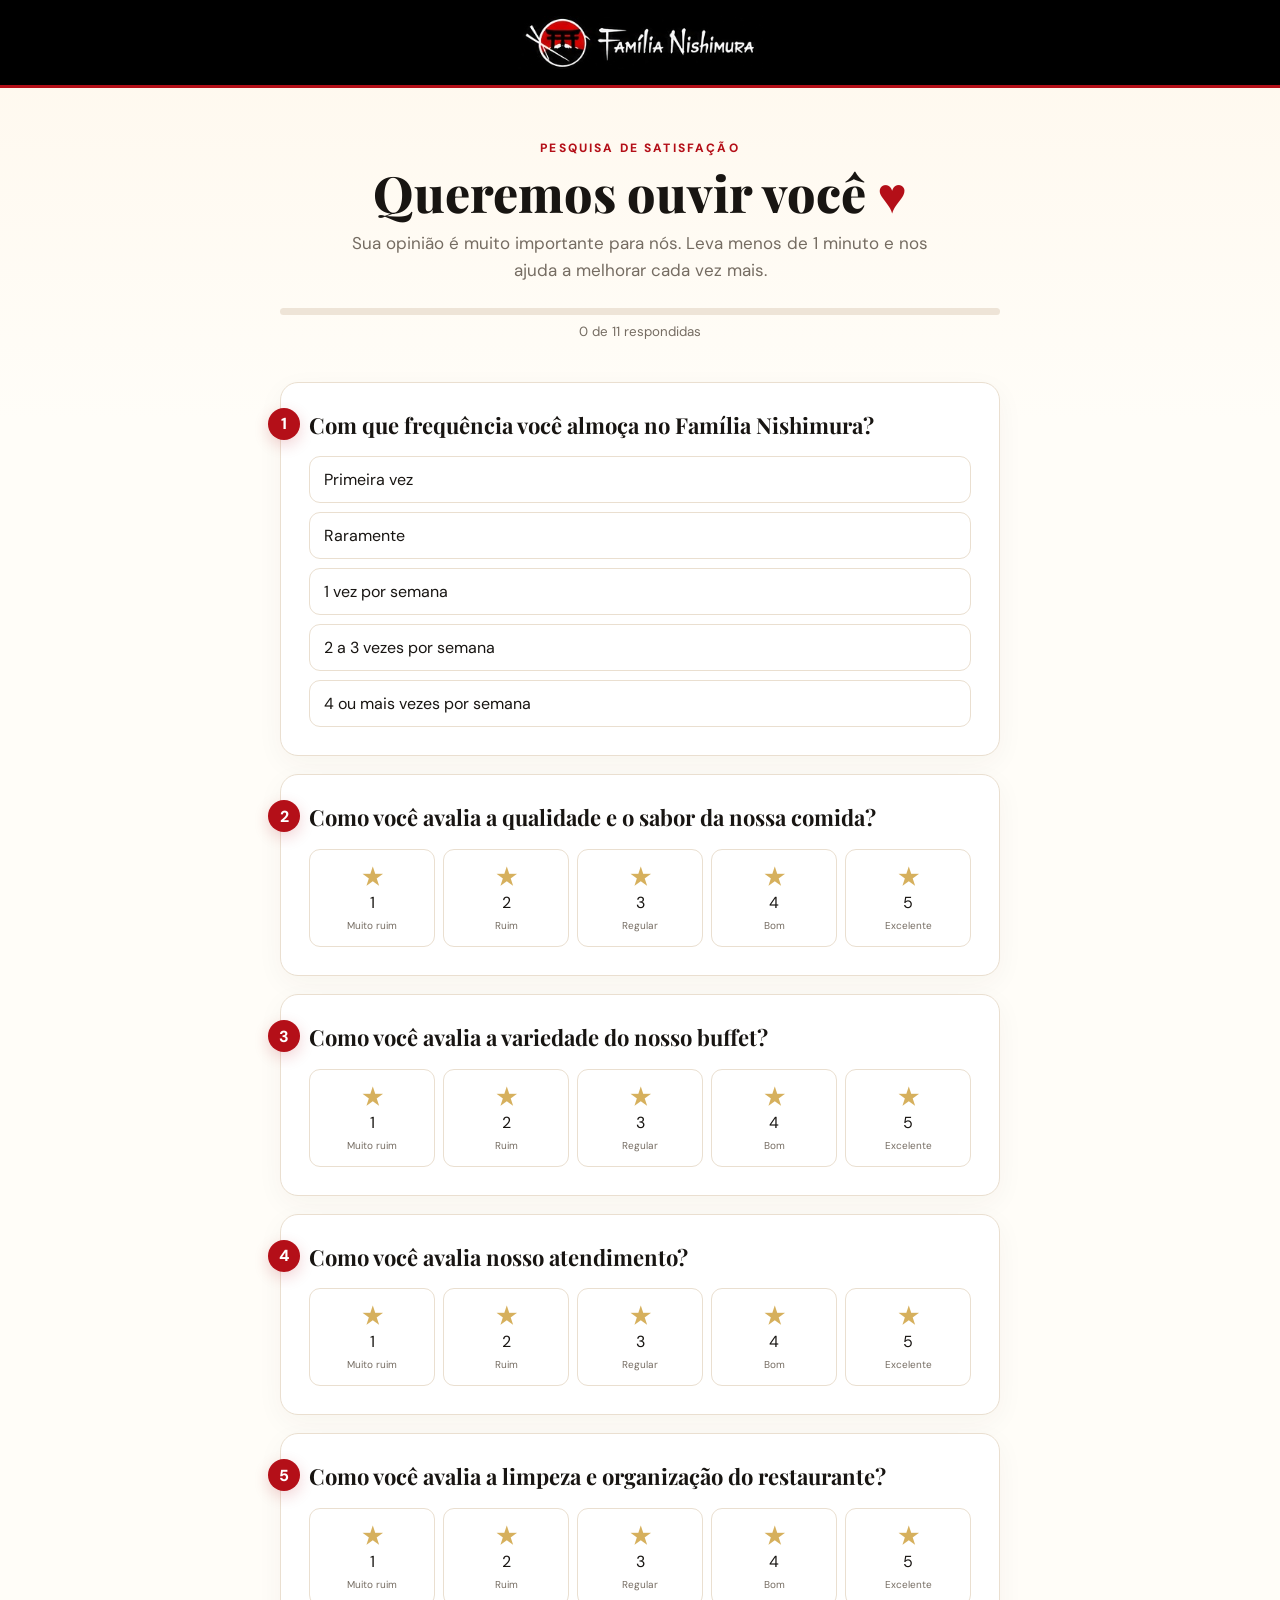
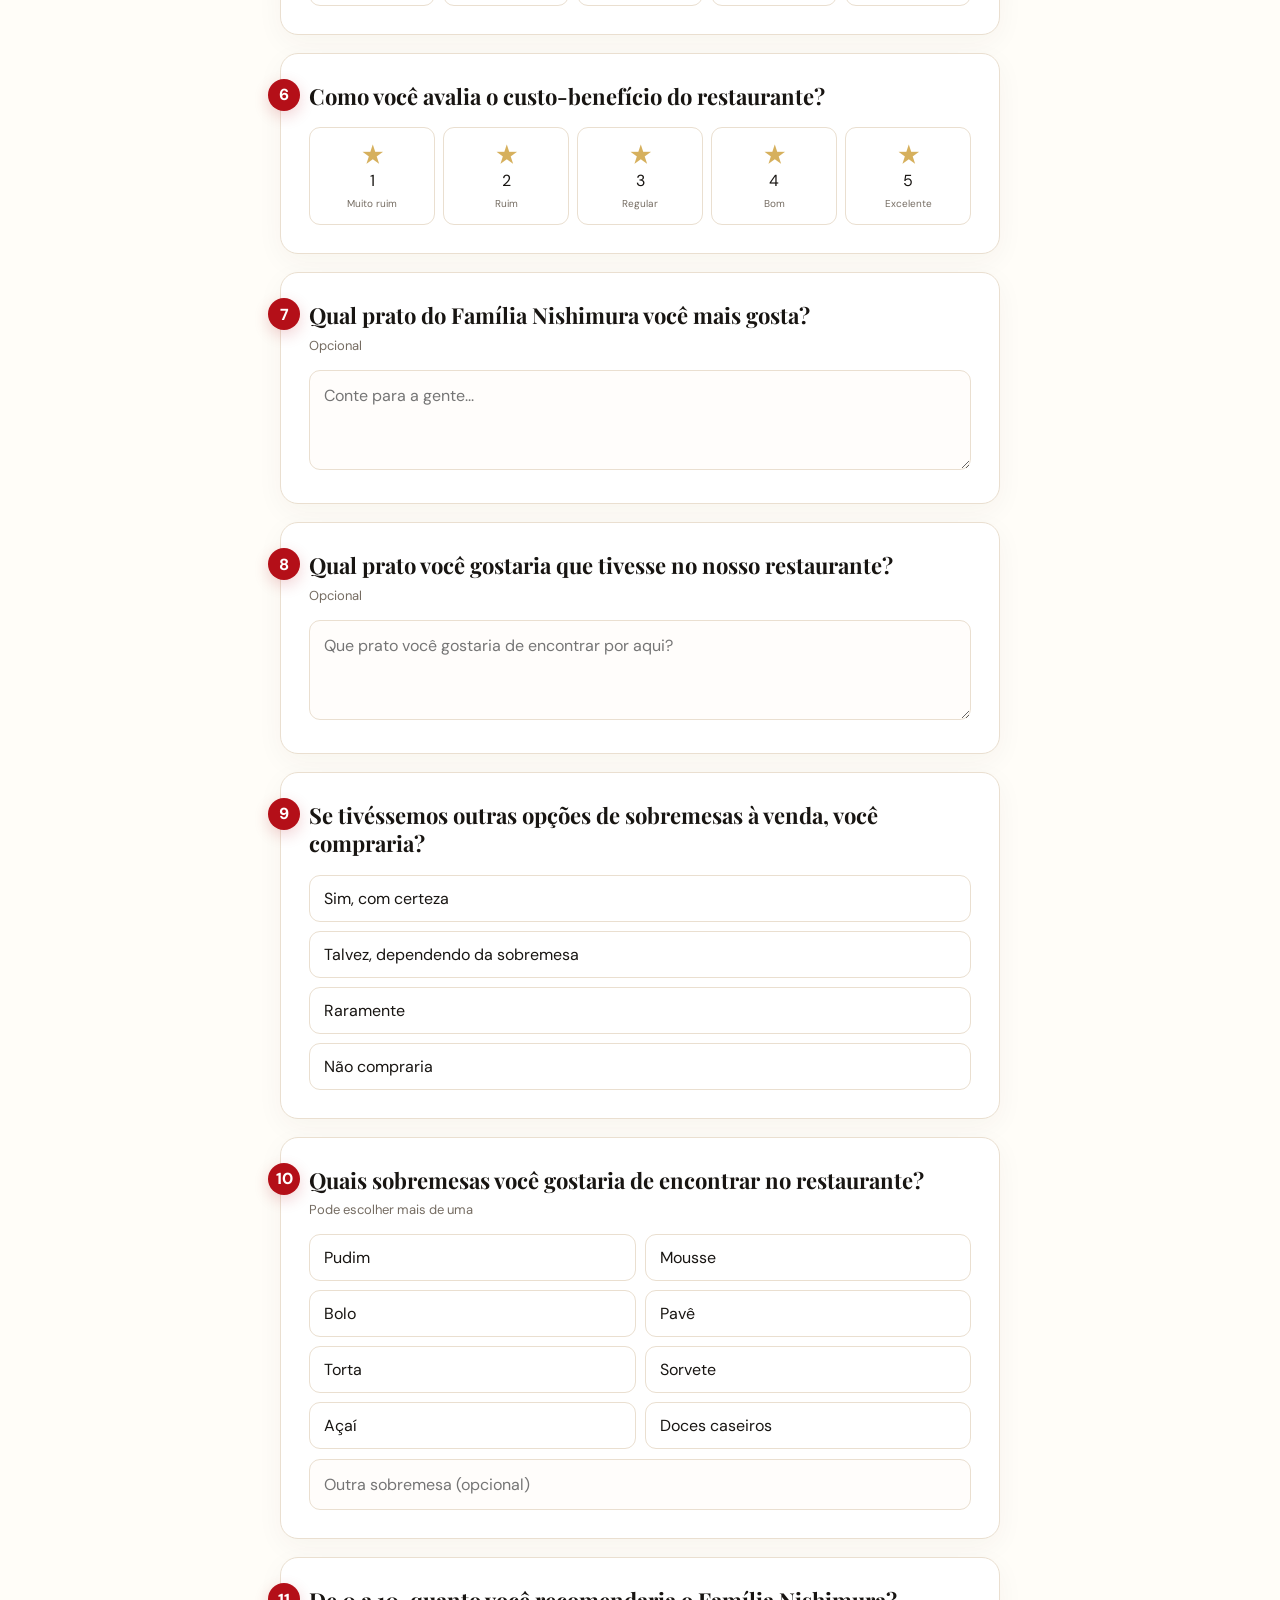
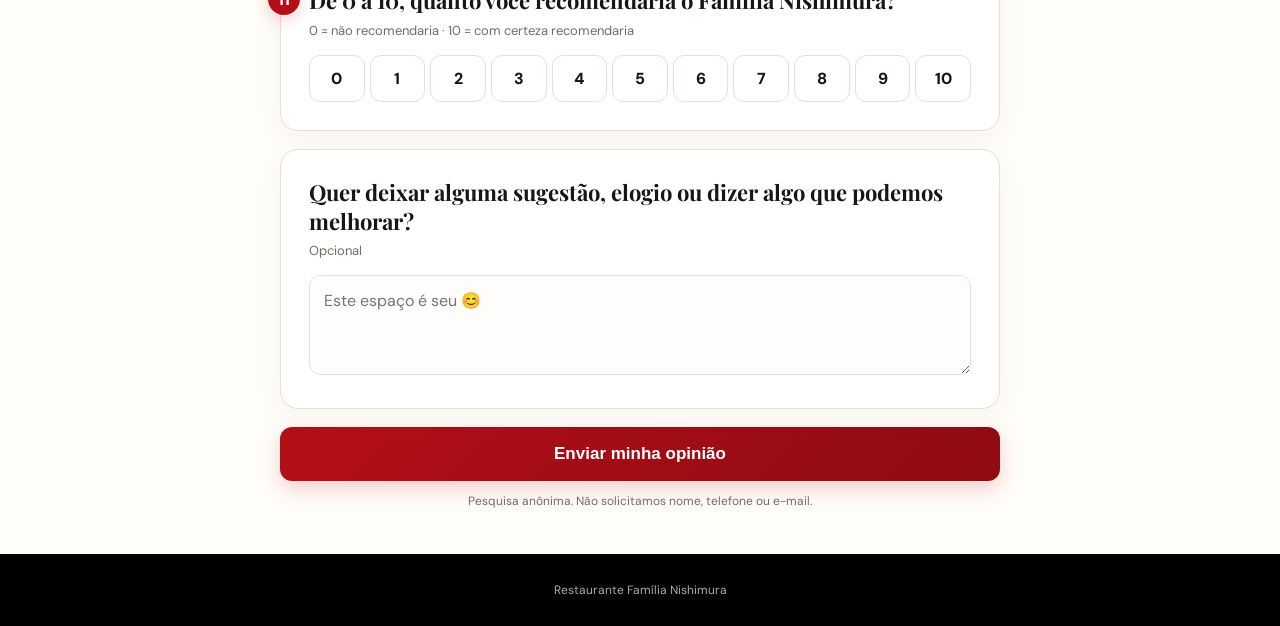
<file: index.html>
<!doctype html><html lang="pt-BR"><head><meta charset="utf-8"><meta name="viewport" content="width=device-width,initial-scale=1"><meta name="theme-color" content="#b40f18"><title>Pesquisa de Satisfação | Família Nishimura</title><link rel="preconnect" href="https://fonts.googleapis.com"><link rel="preconnect" href="https://fonts.gstatic.com" crossorigin><link href="https://fonts.googleapis.com/css2?family=DM+Sans:wght@400;500;700;800&family=Playfair+Display:wght@700;800&display=swap" rel="stylesheet"><link rel="stylesheet" href="style.css"></head><body>
<header><img src="logo.jpg" alt="Restaurante Família Nishimura"></header>
<main class="wrap"><section class="intro"><span class="eyebrow">PESQUISA DE SATISFAÇÃO</span><h1>Queremos ouvir você <span>♥</span></h1><p>Sua opinião é muito importante para nós. Leva menos de 1 minuto e nos ajuda a melhorar cada vez mais.</p><div class="progress"><div id="bar"></div></div><small id="progressText">0 de 11 respondidas</small></section>
<form id="survey">
<section class="card"><div class="num">1</div><h2>Com que frequência você almoça no Família Nishimura?</h2><div class="choices vertical" data-required><label><input type="radio" name="frequencia" value="Primeira vez"><span>Primeira vez</span></label><label><input type="radio" name="frequencia" value="Raramente"><span>Raramente</span></label><label><input type="radio" name="frequencia" value="1 vez por semana"><span>1 vez por semana</span></label><label><input type="radio" name="frequencia" value="2 a 3 vezes por semana"><span>2 a 3 vezes por semana</span></label><label><input type="radio" name="frequencia" value="4 ou mais vezes por semana"><span>4 ou mais vezes por semana</span></label></div></section>
<div id="ratings"></div>
<section class="card"><div class="num">7</div><h2>Qual prato do Família Nishimura você mais gosta?</h2><p class="hint">Opcional</p><textarea name="prato_favorito" maxlength="300" placeholder="Conte para a gente..."></textarea></section>
<section class="card"><div class="num">8</div><h2>Qual prato você gostaria que tivesse no nosso restaurante?</h2><p class="hint">Opcional</p><textarea name="prato_desejado" maxlength="300" placeholder="Que prato você gostaria de encontrar por aqui?"></textarea></section>
<section class="card"><div class="num">9</div><h2>Se tivéssemos outras opções de sobremesas à venda, você compraria?</h2><div class="choices vertical" data-required><label><input type="radio" name="compraria_sobremesa" value="Sim, com certeza"><span>Sim, com certeza</span></label><label><input type="radio" name="compraria_sobremesa" value="Talvez, dependendo da sobremesa"><span>Talvez, dependendo da sobremesa</span></label><label><input type="radio" name="compraria_sobremesa" value="Raramente"><span>Raramente</span></label><label><input type="radio" name="compraria_sobremesa" value="Não compraria"><span>Não compraria</span></label></div></section>
<section class="card"><div class="num">10</div><h2>Quais sobremesas você gostaria de encontrar no restaurante?</h2><p class="hint">Pode escolher mais de uma</p><div class="choices grid checks" data-required><label><input type="checkbox" name="sobremesas" value="Pudim"><span>Pudim</span></label><label><input type="checkbox" name="sobremesas" value="Mousse"><span>Mousse</span></label><label><input type="checkbox" name="sobremesas" value="Bolo"><span>Bolo</span></label><label><input type="checkbox" name="sobremesas" value="Pavê"><span>Pavê</span></label><label><input type="checkbox" name="sobremesas" value="Torta"><span>Torta</span></label><label><input type="checkbox" name="sobremesas" value="Sorvete"><span>Sorvete</span></label><label><input type="checkbox" name="sobremesas" value="Açaí"><span>Açaí</span></label><label><input type="checkbox" name="sobremesas" value="Doces caseiros"><span>Doces caseiros</span></label></div><input class="other" name="sobremesa_outra" maxlength="120" placeholder="Outra sobremesa (opcional)"></section>
<section class="card"><div class="num">11</div><h2>De 0 a 10, quanto você recomendaria o Família Nishimura?</h2><p class="hint">0 = não recomendaria · 10 = com certeza recomendaria</p><div class="nps" data-required id="nps"></div></section>
<section class="card optional"><h2>Quer deixar alguma sugestão, elogio ou dizer algo que podemos melhorar?</h2><p class="hint">Opcional</p><textarea name="comentario" maxlength="600" placeholder="Este espaço é seu 😊"></textarea></section>
<div id="error" class="error" role="alert"></div><button class="submit" type="submit">Enviar minha opinião</button><p class="privacy">Pesquisa anônima. Não solicitamos nome, telefone ou e-mail.</p>
</form>
<section id="thanks" class="thanks" hidden><div>♥</div><h1>Muito obrigado!</h1><p>Sua opinião nos ajuda a fazer um Família Nishimura cada vez melhor.</p><strong>Esperamos você novamente! 🍽️</strong></section>
</main><footer>Restaurante Família Nishimura</footer><script src="script.js"></script></body></html>
</file>
<file: style.css>
:root{--red:#b40f18;--red2:#8f0b12;--ink:#181512;--cream:#fff8ed;--paper:#fffdf8;--muted:#756c62;--line:#eadfd0}*{box-sizing:border-box}body{margin:0;font-family:"DM Sans",sans-serif;background:linear-gradient(180deg,#fff8ed 0,#fffdf8 420px);color:var(--ink)}header{height:88px;background:#000;display:flex;align-items:center;justify-content:center;border-bottom:3px solid var(--red)}header img{width:245px;max-height:70px;object-fit:contain}.wrap{width:min(720px,92%);margin:auto}.intro{text-align:center;padding:48px 0 24px}.eyebrow{font-size:12px;font-weight:800;letter-spacing:.18em;color:var(--red)}h1{font:800 clamp(34px,7vw,50px)/1.05 "Playfair Display",serif;margin:10px 0}h1 span{color:var(--red)}.intro p{color:var(--muted);font-size:17px;line-height:1.6;max-width:590px;margin:0 auto 24px}.progress{height:7px;background:#eee4d7;border-radius:99px;overflow:hidden}.progress div{height:100%;width:0;background:var(--red);transition:.25s}.intro small{display:block;color:var(--muted);margin-top:8px}.card{position:relative;background:#fff;border:1px solid var(--line);border-radius:18px;padding:28px;margin:18px 0;box-shadow:0 8px 28px #3d26100b}.num{position:absolute;left:-13px;top:25px;width:32px;height:32px;border-radius:50%;display:grid;place-items:center;background:var(--red);color:#fff;font-weight:800;box-shadow:0 5px 15px #b40f1830}.card h2{font:700 22px/1.3 "Playfair Display",serif;margin:0 0 17px}.hint{font-size:13px;color:var(--muted);margin:-10px 0 16px}.choices{display:flex;gap:9px}.vertical{flex-direction:column}.grid{display:grid;grid-template-columns:1fr 1fr}.choices label{cursor:pointer}.choices input{position:absolute;opacity:0;pointer-events:none}.choices span,.rating label span,.nps label span{display:block;border:1px solid var(--line);border-radius:11px;padding:12px 14px;background:#fff;transition:.15s}.choices input:checked+span,.rating input:checked+span,.nps input:checked+span{background:#fff0ef;border-color:var(--red);color:var(--red);font-weight:800;box-shadow:0 0 0 1px var(--red)}.rating{display:grid;grid-template-columns:repeat(5,1fr);gap:8px}.rating label{text-align:center;cursor:pointer}.rating input,.nps input{position:absolute;opacity:0}.rating span{padding:12px 4px}.rating b{display:block;font-size:23px;color:#d6b05d}.rating small{font-size:10px;color:var(--muted)}textarea,.other{width:100%;border:1px solid var(--line);border-radius:11px;padding:14px;font:inherit;outline:none;background:#fffdfb}textarea{min-height:100px;resize:vertical}.other{margin-top:10px}textarea:focus,.other:focus{border-color:var(--red);box-shadow:0 0 0 3px #b40f1810}.nps{display:grid;grid-template-columns:repeat(11,1fr);gap:5px}.nps span{text-align:center;padding:11px 2px;font-weight:800}.submit{width:100%;border:0;border-radius:12px;padding:17px;background:linear-gradient(135deg,var(--red),var(--red2));color:#fff;font-size:17px;font-weight:800;cursor:pointer;box-shadow:0 8px 20px #b40f1830}.submit:disabled{opacity:.65}.privacy{text-align:center;color:var(--muted);font-size:12px;margin-bottom:45px}.error{display:none;background:#fff0ef;border:1px solid #efb8b5;color:#8f0b12;padding:13px;border-radius:10px;margin:15px 0}.thanks{text-align:center;background:#fff;border:1px solid var(--line);border-radius:22px;padding:55px 30px;margin:60px 0;box-shadow:0 12px 40px #3d261012}.thanks>div{font-size:50px;color:var(--red)}.thanks p{color:var(--muted);font-size:18px}footer{text-align:center;padding:28px;background:#000;color:#aaa;font-size:12px}@media(max-width:600px){header{height:78px}header img{width:220px}.intro{padding-top:36px}.card{padding:24px 18px;margin-left:7px}.num{left:-14px}.grid{grid-template-columns:1fr}.rating{gap:5px}.rating span{padding:10px 2px}.rating small{display:none}.nps{grid-template-columns:repeat(6,1fr)}.nps label:last-child{grid-column:auto}.card h2{font-size:20px}}
</file>
